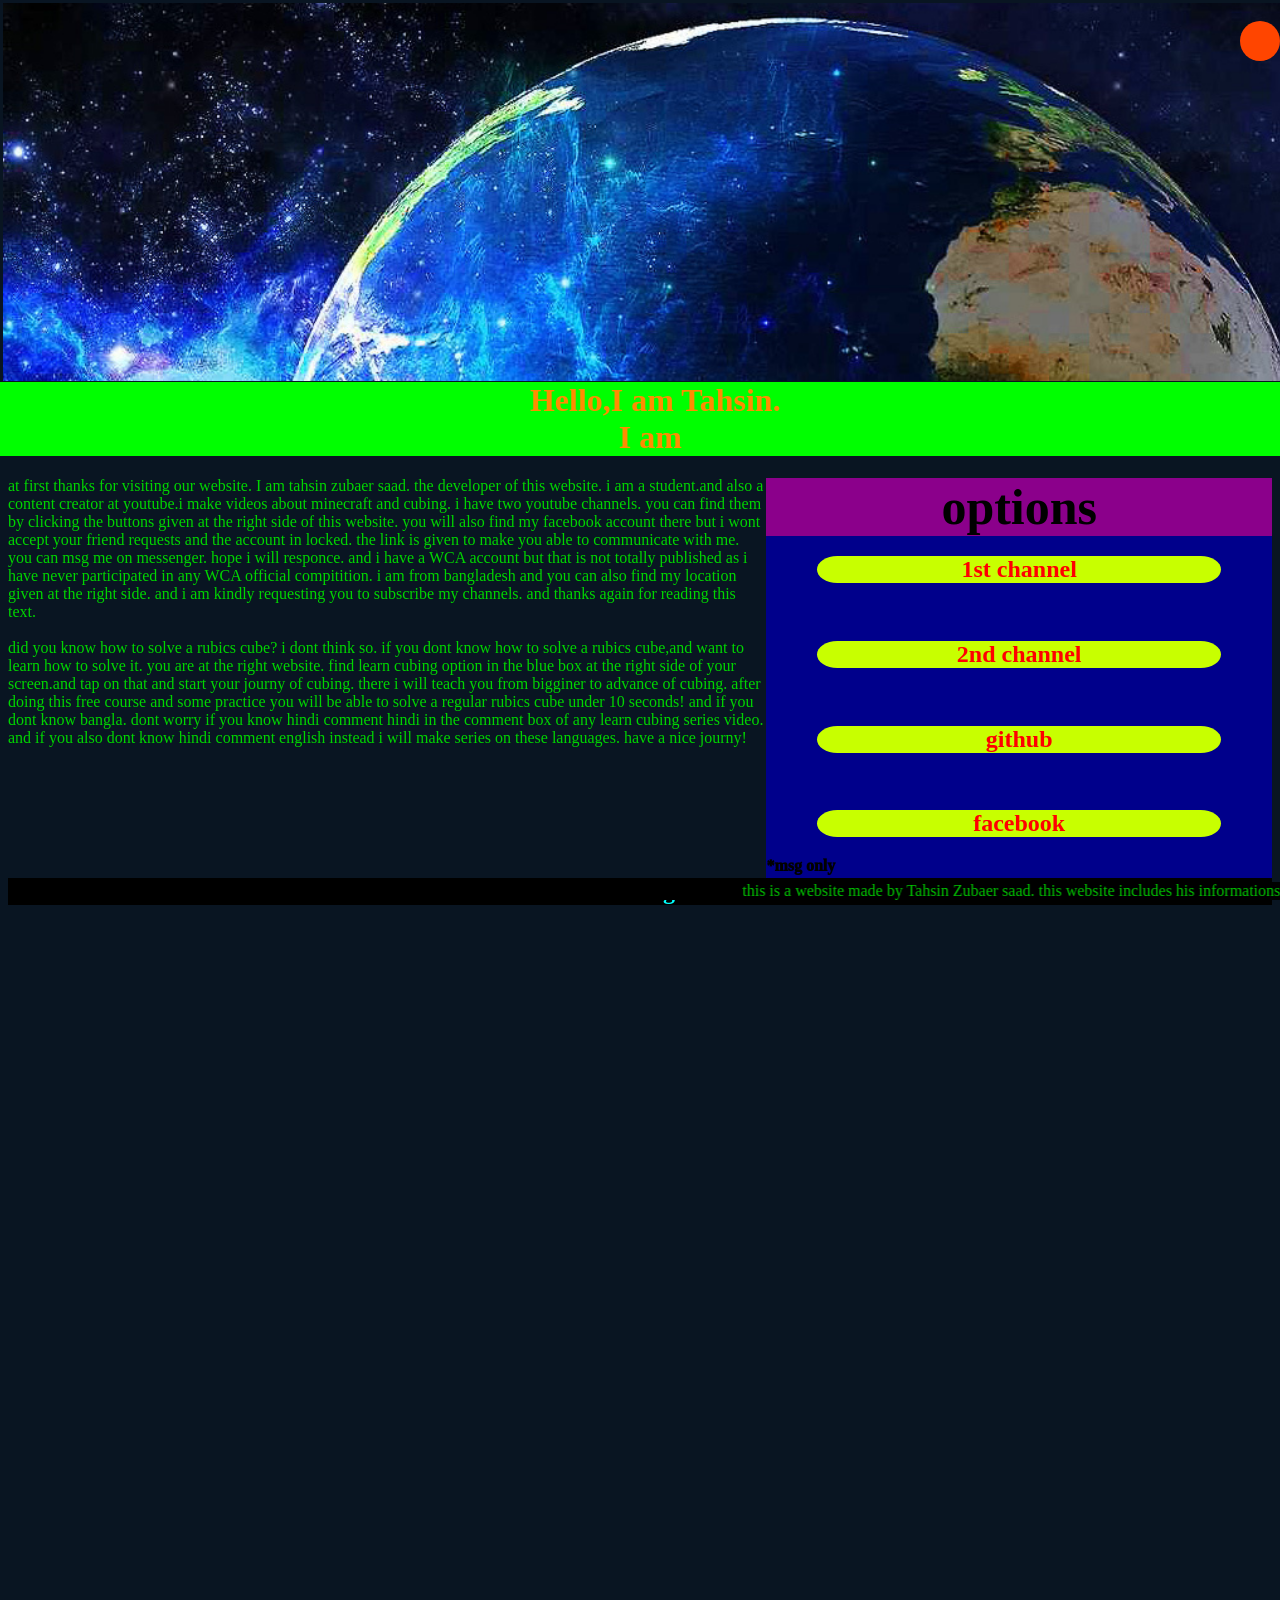
<file: index.html>
<!DOCTYPE html id="a">
<html lang="en">
<head>
    <meta charset="UTF-8">
    <meta name="viewport" content="width=device-width, initial-scale=1.0">
    <title>TzSaad</title>
    <link rel="stylesheet" href="style.css">
    <h1 id="profile" onclick="settingon()"></h1>
    <img src="earth-and-space-planets-header.jpg-nggid041404-ngg0dyn-1280x375x100-00f0w010c010r110f110r010t010.jpg" id="header">
    <h1 id="mainheading">Hello,I am Tahsin.<br> I am<span id="job1"> </span></h1>
    
</head>
<body <table style="background-color:#091522"></table>
    <script src="script.js"></script>
    <h1 id="loading"></h1>
    <h1 id="loadingg"></h1>
    <p class="bside" id="lekha">at first thanks for visiting our website. I am tahsin zubaer saad. the developer of this website. i am a student.and also a content creator at youtube.i make videos about minecraft and cubing. i have two youtube channels. you can find them by clicking the buttons given at the right side of this website. you will also find my facebook account there but i wont accept your friend requests and the account in locked. the link is given to make you able to communicate with me. you can msg me on messenger. hope i will responce. and i have a WCA account but that is not totally published as i have never participated in any WCA official compitition. i am from bangladesh and you can also find my location given at the right side. and i am kindly requesting you to subscribe my channels. and thanks again for reading this text. <br><br> did you know how to solve a rubics cube? i dont think so. if you dont know how to solve a rubics cube,and want to learn how to solve it. you are at the right website. find learn cubing option in the blue box at the right side of your screen.and tap on that and start your journy of cubing. there i will teach you from bigginer to advance of cubing. after doing this free course and some practice you will be able to solve a regular rubics cube under 10 seconds! and if you dont know bangla. dont worry if you know hindi comment hindi in the comment box of any learn cubing series video. and if you also dont know hindi comment english instead i will make series on these languages. have a nice journy!  </p>
    <div class="nampaltano">
        <h1 id="preprotom">profile</h1>
        <button id="cross" onclick="settingoff()">X</button>
        <h4>your current account</h4>
        <div class="prufille">
            <h1 class="prufille" id="sprofile"></h1>
            <h1 class="prufille" id="susername">username</h1>
        </div>
        <p id="word">password</p>
        <h4>other accounts</h4>
        <p id="onnoid">technical problem found please login again with change option.</p>
        <button class="nampaltano" id="protom" onclick="login()">change</button>
        <button class="nampaltano" id="ditio" onclick="deleting()">delete</button>
    </div>
    <div class="oll">
        <h1 id="ollh">OLL ALGORITHM</h1>
        <h3 id="ollhb">orientation of the last layer</h3>
        <h4>just match the shapes (not the colour).</h4>
        <button id="ollbtn" onclick="olloff()">X</button>
        <div class="mainoll">
            <img src="soon.alg.jpg" class="mainoll">
            <p>RUR'URU2R'</p>
            <img src="antisoon.jpg" id="antisoonr" class="mainoll" >
            <p>R'U'RU'R'U2R</p>
            <img src="crossa.jpg" id="antisoonr"  class="mainoll" >
            <p>F 3(sexy moves) F'</p>
            <img src="crossb.jpg" id="antisoonr"  class="mainoll" >
            <p>f (sexy moves) f' F (sexy moves) F'</p>
            <img src="name1.jpg" id="antisoonr"  class="mainoll" >
            <p>(r sexy moves)(r sledgehammer)</p>
            <img src="nameb.jpg"  class="mainoll" >
            <p>R2 D R' U2 R D' R' U2 R'</p>
            <img src="namec.jpg"  class="mainoll"  >
            <p>F' (r sexy moves) r' FR</p>
            <img src="Ta.jpg"  class="mainoll" >
            <p>F (sexy moves) F'</p>
            <img src="Tb.jpg" class="mainoll" >
            <p>(sexy moves)(sledgehammer)</p>
            <img src="squera.jpg" class="mainoll" >
            <p>r U2 R' U' R U' r'</p>
            <img src="squerb.jpg" sizes="100"  class="mainoll" >
            <p>r' U2 R U R' U r</p>
            <img src="Ca.jpg"  class="mainoll" >
            <p>RUR2'U'R'FRURU'F'</p>
            <img src="Cb.jpg"  class="mainoll" >
            <p>R'U'(sledgehammer)UR</p>
            <img src="Wa.jpg"  class="mainoll" >
            <p>RUR'U RU'R'U' R'FRF'</p>
            <img src="Wb.jpg"  class="mainoll" >
            <p>L'U'LU' L'ULU LF'L'F</p>
            <img src="H.jpg"  class="mainoll" >
            <p>(sexy moves) M' URR'r'</p>
            <img src="KITE.jpg"  class="mainoll" >
            <p>(r sexy moves) M uRU'R'</p>
            <img src="P1.jpg" class="mainoll" >
            <p>f (sexy moves) f'</p>
            <img src="P2.jpg" class="mainoll" >
            <p>f' (L sexy moves) f</p>
            <img src="P3.jpg" class="mainoll" >
            <p>R'U'F (sexy moves') F'R</p>
            <img src="P4.jpg"  class="mainoll" >
            <p>S (sexy moves) R'FRf"</p>
        </div>
    </div>
    <div class="turns">
        <h1>
            turns of cube.
        </h1>
        <button id="trnbtn" onclick="trnoff()">X</button>
        <p> Basic Face Turns: <br>
            R: Right face clockwise <br>
            L: Left face clockwise <br>
            U: Upper face clockwise <br>
            D: Down face clockwise <br>
            F: Front face clockwise <br>
            B: Back face clockwise <br>
            <br>
        Inverse Face Turns: <br>
            R': Right face counterclockwise <br>
            L': Left face counterclockwise <br>
            U': Upper face counterclockwise <br>
            D': Down face counterclockwise <br>
            F': Front face counterclockwise <br>
            B': Back face counterclockwise <br>
            <br>
        Double Face Turns: <br>
            R2: Right face 180-degree turn <br>
            L2: Left face 180-degree turn <br>
            U2: Upper face 180-degree turn <br> 
            D2: Down face 180-degree turn <br>
            F2: Front face 180-degree turn <br>
            B2: Back face 180-degree turn <br>
            <br>
        Slice Turns: <br>
            M: Middle layer between R and L, clockwise <br>
            M': Middle layer between R and L, counterclockwise <br>
            M2: Middle layer between R and L, 180-degree turn <br>
            E: Equatorial layer between U and D, clockwise <br>
            E': Equatorial layer between U and D, counterclockwise <br>
            E2: Equatorial layer between U and D, 180-degree turn <br>
            S: Standing layer between F and B, clockwise <br>
            S': Standing layer between F and B, counterclockwise <br>
            S2: Standing layer between F and B, 180-degree turn <br>
            <br>
        Other Rotations: <br>
            x: Rotate cube along R face (like R move followed by L' move) <br>
            y: Rotate cube along U face (like U move followed by D' move) <br>
            z: Rotate cube along F face (like F move followed by B' move) <br>
            <br>
        Cube Rotations: <br>
            X: Rotate cube along R face (similar to x, but affects the entire cube) <br>
            Y: Rotate cube along U face <br>
            Z: Rotate cube along F face</p> <br>
        <iframe src="https://ruwix.com/widget/notation-3d/" id="copyc"></iframe>
    </div>
    <div id="crep">
        <button id="berono" onclick="exit()">X</button>
        <video id="video" autoplay></video>
        <h1 id="creptx"></h1>
    </div>
    <div id="warn">
        <h1 id="warnm" style="color: red;text-align: center;">It can be scary and harmful</h1>
        <button id="false" onclick="exit()">Exit</button>
        <button id="true" onclick="enter()">enter anyway</button>
    </div>
</body>
<aside>
    <div>
        <div  class="aside">
            <h1 id="options">options</h1>
    
            <h2 onclick="linka()" class="butam">1st channel</h2>
            <br>
            <h2 onclick="linkb()" class="butam">2nd channel</h2>
            <br>
            <h2 onclick="linkc()" class="butam">github</h2>
            <br>
            <h2 onclick="linkd()" class="butam">facebook</h2>
            <p id="habajaba">*msg only</p>
            <h2 onclick="linke()" class="butam">learn cubing</h2>
            <br>
            <h2 onclick="linkf()" class="butam">about</h2>
            <p id="shesh"></p>
            <br>
            <h2 onclick="linkg()" class="butam">number</h2>
            <p id="nombor"></p>
            <br>
            <h2 onclick="linkh()" class="butam">mc_smp_ip</h2>
            <p id="ip"></p>
            <br>
            <h2 onclick="linki()" class="butam">bug</h2>
            <p id="buga"></p>
            <br>
            <h2 onclick="linkl()" class="butam">turns</h2>
            <br>
            <h2 onclick="linkj()" class="butam">OLL</h2>
            <br>
            <h2 onclick="linkk()" class="butam">PLL</h2>
            <p id="temp"></p>
            <br>
            <h3 id="sobirid">images</h3>
            <img src="COTE2.JPG" id="cote">
            <br><br>
            <img src="jubbah.jpg" id="jubba">
            <br><br>
            <img src="withtiger.jpg" id="tg">
            <br><br>
            <img src="CUBE.JPG" id="cb">
            <br><br>
            <h1 id="tikana">my location,at lohagara, narail</h1>
            <iframe src="https://www.google.com/maps/embed?pb=!1m18!1m12!1m3!1d234723.54873498544!2d89.53727882070616!3d23.186419798109775!2m3!1f0!2f0!3f0!3m2!1i1024!2i768!4f13.1!3m3!1m2!1s0x39ffb0aad0301c5b%3A0xf1587cfa2cbe33cb!2sLohagara%20Upazila!5e0!3m2!1sen!2sbd!4v1711987402139!5m2!1sen!2sbd"style="border:0;" allowfullscreen="" loading="lazy" referrerpolicy="no-referrer-when-downgrade" id="mp"></iframe>
            <br>
            <h2 onclick="linkm()" class="butam" id="xscare">creepy_fun</h2>
        </div>
    </div>
</aside>
<div class="scroll">
    <marquee scrollamount=3 id="scroll" class="scroll">
    this is a website made by Tahsin Zubaer saad. this website includes his informations. you can learn how to solve cube here. and excluding these you can do nothing here. and thanks for visiting my website. and dont forget to subscribe my channels
</marquee>
</div>
<footer>
        <div><h2 id="nimne">thanks for visiting our website</h2>
</footer>
</html>
</file>
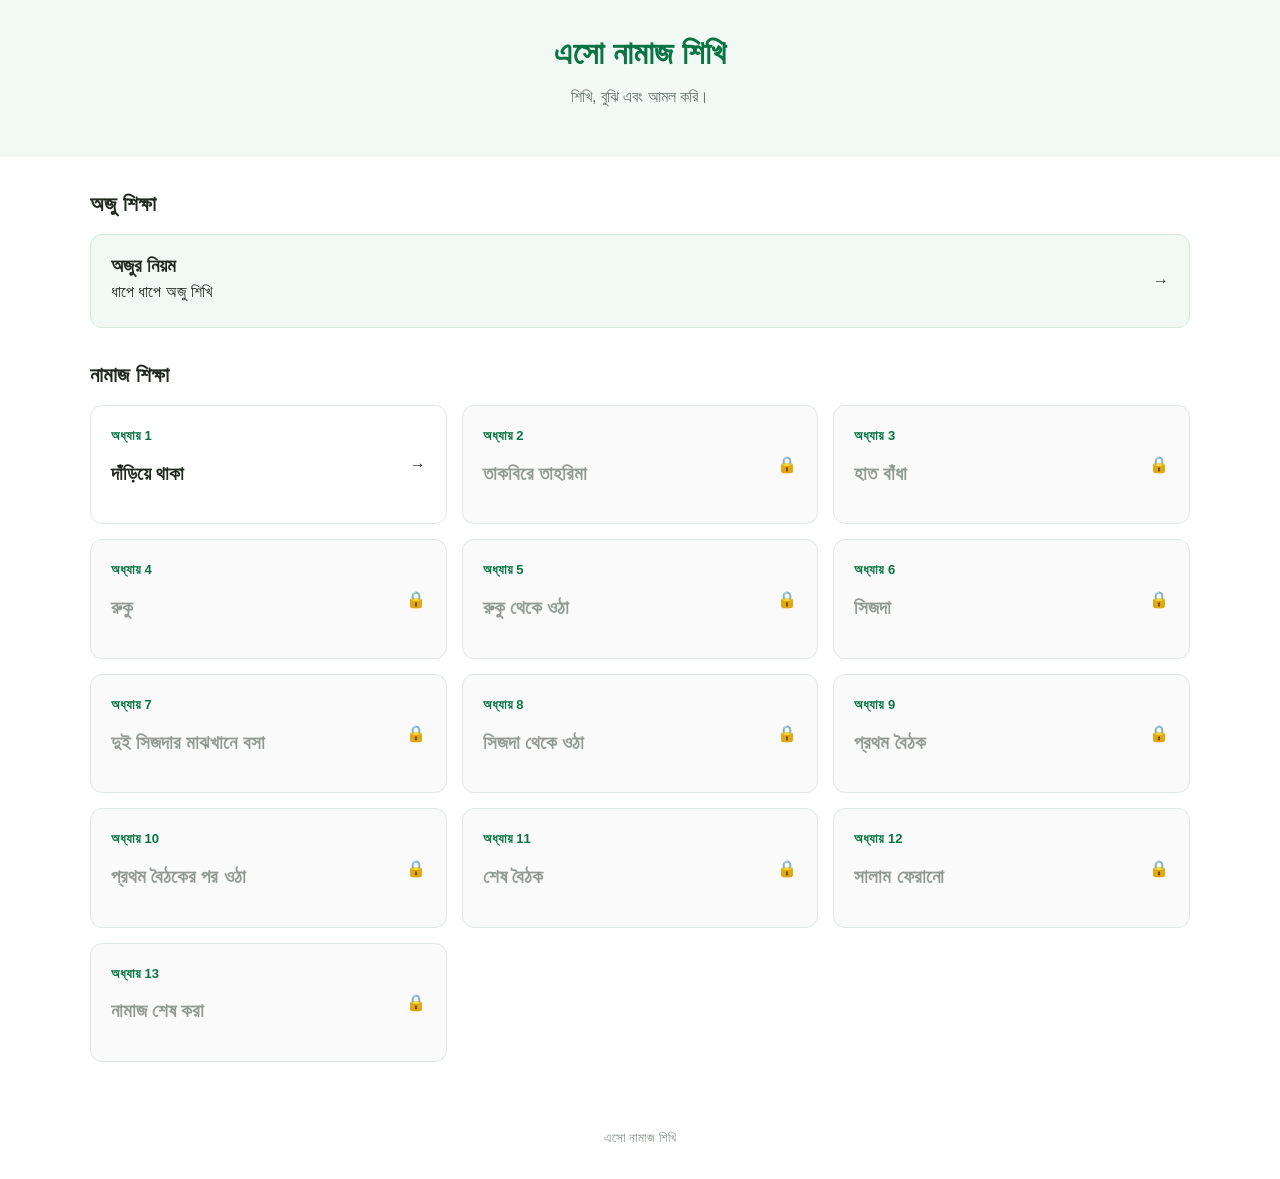
<file: learn-salah/index.html>
<!DOCTYPE html>
<html lang="bn">
<head>
    <meta charset="UTF-8">
    <meta name="viewport" content="width=device-width, initial-scale=1.0">
    <meta name="theme-color" content="#ffffff">
    <meta name="description" content="নামাজ ও অজু শেখার সহজ সহায়িকা।">

    <title>এসো নামাজ শিখি</title>
    <link rel="stylesheet" href="css/style.css">
</head>
<body>

    <header class="header">
        <h1>এসো নামাজ শিখি</h1>
        <p>শিখি, বুঝি এবং আমল করি।</p>
    </header>

    <main>
        <section>
            <h2>অজু শিক্ষা</h2>
            <a href="wudu/index.html" class="wudu-card">
                <div>
                    <h3>অজুর নিয়ম</h3>
                    <p>ধাপে ধাপে অজু শিখি</p>
                </div>
                <span>→</span>
            </a>
        </section>

        <section>
            <h2>নামাজ শিক্ষা</h2>
            <div id="salahLessons" class="lesson-grid"></div>
        </section>
    </main>

    <footer>
        <p>এসো নামাজ শিখি</p>
    </footer>

    <script src="js/app.js"></script>
</body>
</html>
</file>
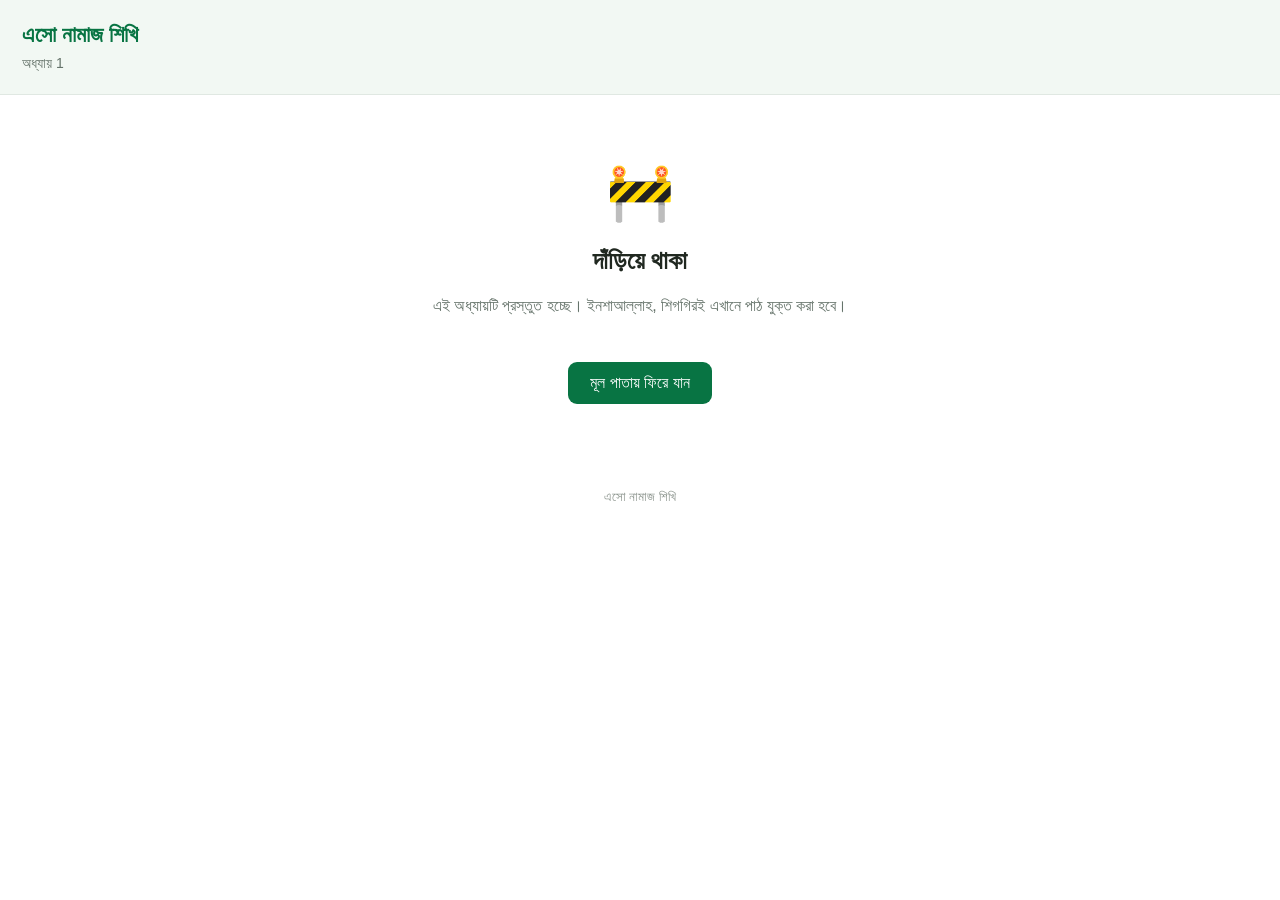
<file: learn-salah/standing/index.html>
<!DOCTYPE html>
<html lang="bn">
<head>
    <meta charset="UTF-8">
    <meta name="viewport" content="width=device-width, initial-scale=1.0">
    <meta name="theme-color" content="#ffffff">
    <title>দাঁড়িয়ে থাকা | এসো নামাজ শিখি</title>
    <link rel="stylesheet" href="../css/lesson.css">
</head>
<body data-title="দাঁড়িয়ে থাকা" data-chapter="1">
    <header class="lesson-header">
        <h1>এসো নামাজ শিখি</h1>
        <p id="chapterNumber"></p>
    </header>
    <main class="lesson-content">
        <div class="lesson-icon">🚧</div>
        <h2 id="lessonTitle"></h2>
        <p id="lessonDescription"></p>
        <a href="../index.html" class="home-button">মূল পাতায় ফিরে যান</a>
    </main>
    <footer>এসো নামাজ শিখি</footer>
    <script src="../js/lesson.js"></script>
</body>
</html>
</file>
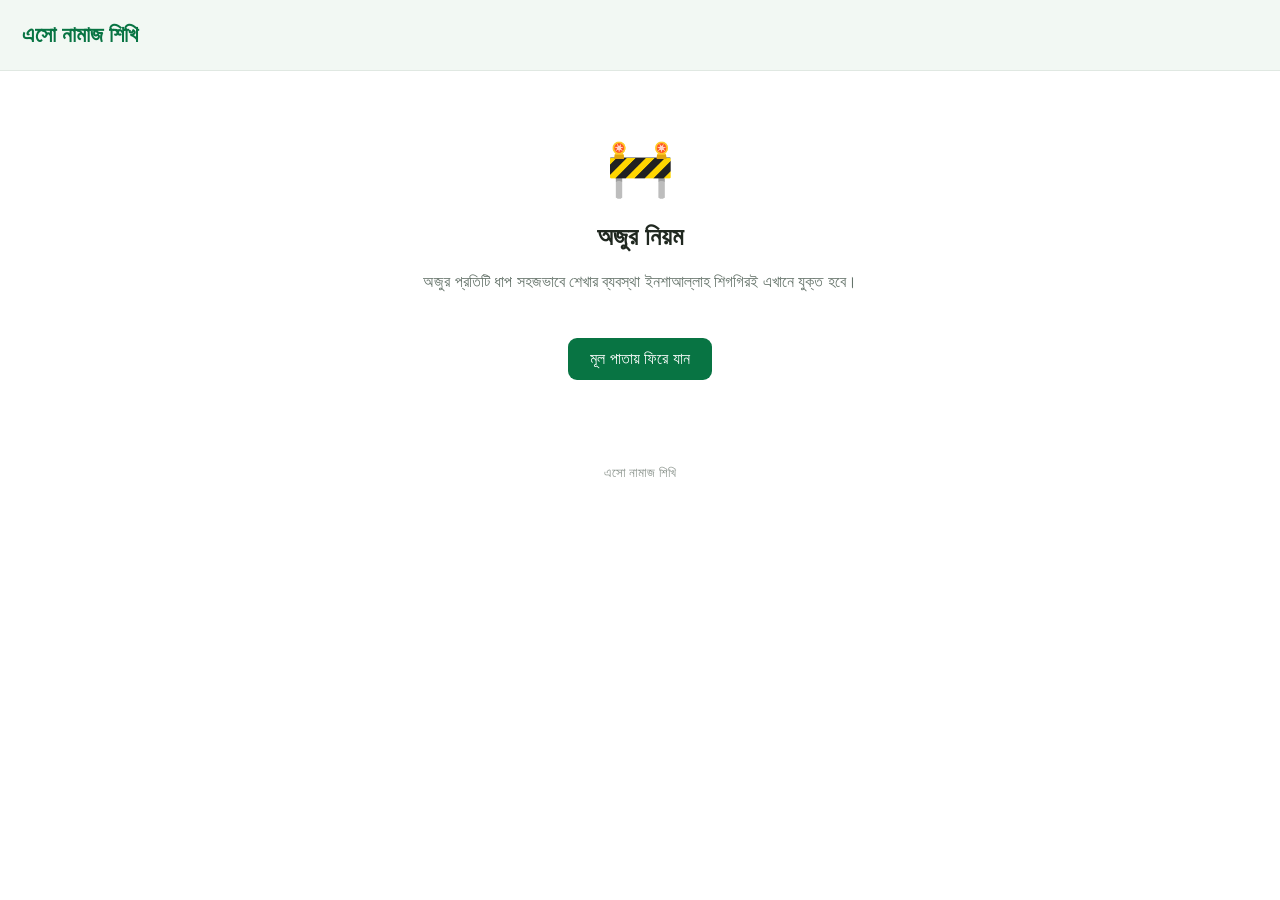
<file: learn-salah/wudu/index.html>
<!DOCTYPE html>
<html lang="bn">
<head>
    <meta charset="UTF-8">
    <meta name="viewport" content="width=device-width, initial-scale=1.0">
    <meta name="theme-color" content="#ffffff">
    <title>অজুর নিয়ম | এসো নামাজ শিখি</title>
    <link rel="stylesheet" href="../css/lesson.css">
</head>
<body
    data-title="অজুর নিয়ম"
    data-description="অজুর প্রতিটি ধাপ সহজভাবে শেখার ব্যবস্থা ইনশাআল্লাহ শিগগিরই এখানে যুক্ত হবে।"
>
    <header class="lesson-header">
        <h1>এসো নামাজ শিখি</h1>
    </header>
    <main class="lesson-content">
        <div class="lesson-icon">🚧</div>
        <h2 id="lessonTitle"></h2>
        <p id="lessonDescription"></p>
        <a href="../index.html" class="home-button">মূল পাতায় ফিরে যান</a>
    </main>
    <footer>এসো নামাজ শিখি</footer>
    <script src="../js/lesson.js"></script>
</body>
</html>
</file>
<file: style.css>
span::before { /*animation*/
    content: ""; 
    animation: reveal-all infinite 10s; 
    padding-left: 10px; 
} 
@keyframes reveal-all {/*keyframe*/
    0% {
        content: "";
    }
    /* Opening "YouTuber" */
    1% {
        content: "Y";
    }
    2% {
        content: "Yo";
    }
    3% {
        content: "You";
    }
    4% {
        content: "Yout";
    }
    5% {
        content: "Youtu";
    }
    6% {
        content: "Youtub";
    }
    7% {
        content: "YouTuber";
    }
    /* Delay before closing "YouTuber" */
    8% {
        content: "YouTuber";
    }
    9% {
        content: "YouTuber";
    }
    10% {
        content: "YouTuber";
    }
    /* Closing "YouTuber" */
    11% {
        content: "YouTuber";
    }
    12% {
        content: "YouTub";
    }
    13% {
        content: "YouTu";
    }
    14% {
        content: "YouT";
    }
    15% {
        content: "You";
    }
    16% {
        content: "Yo";
    }
    17% {
        content: "Y";
    }
    /* Opening "Cuber" */
    18% {
        content: "C";
    }
    19% {
        content: "Cu";
    }
    20% {
        content: "Cub";
    }
    21% {
        content: "Cube";
    }
    22% {
        content: "Cuber";
    }
    /* Delay before closing "Cuber" */
    23% {
        content: "Cuber";
    }
    24% {
        content: "Cuber";
    }
    25% {
        content: "Cuber";
    }
    /* Closing "Cuber" */
    26% {
        content: "Cuber";
    }
    27% {
        content: "Cube";
    }
    28% {
        content: "Cub";
    }
    29% {
        content: "Cu";
    }
    30% {
        content: "C";
    }
    /* Opening "Web-developer" */
    31% {
        content: "W";
    }
    32% {
        content: "We";
    }
    33% {
        content: "Web";
    }
    34% {
        content: "Web-";
    }
    35% {
        content: "Web-d";
    }
    36% {
        content: "Web-de";
    }
    37% {
        content: "Web-dev";
    }
    38% {
        content: "Web-deve";
    }
    39% {
        content: "Web-devel";
    }
    40% {
        content: "Web-devele";
    }
    41% {
        content: "Web-develo";
    }
    42% {
        content: "Web-develop";
    }
    43% {
        content: "Web-develope";
    }
    44% {
        content: "Web-developer";
    }
    /* Delay before closing "Web-developer" */
    45% {
        content: "Web-developer";
    }
    46% {
        content: "Web-developer";
    }
    47% {
        content: "Web-developer";
    }
    /* Closing "Web-developer" */
    48% {
        content: "Web-developer";
    }
    49% {
        content: "Web-develope";
    }
    50% {
        content: "Web-develop";
    }
    51% {
        content: "Web-deve";
    }
    52% {
        content: "Web-dev";
    }
    53% {
        content: "Web-de";
    }
    54% {
        content: "Web-d";
    }
    55% {
        content: "Web-";
    }
    56% {
        content: "Web";
    }
    57% {
        content: "We";
    }
    58% {
        content: "W";
    }
    /* Opening "Programmer" */
    59% {
        content: "P";
    }
    60% {
        content: "Pr";
    }
    61% {
        content: "Pro";
    }
    62% {
        content: "Prog";
    }
    63% {
        content: "Progr";
    }
    64% {
        content: "Progra";
    }
    65% {
        content: "Program";
    }
    66% {
        content: "Programm";
    }
    67% {
        content: "Programme";
    }
    68% {
        content: "Programmer";
    }
    /* Delay before closing "Programmer" */
    69% {
        content: "Programmer";
    }
    70% {
        content: "Programmer";
    }
    71% {
        content: "Programmer";
    }
    /* Closing "Programmer" */
    72% {
        content: "Programmer";
    }
    73% {
        content: "Programme";
    }
    74% {
        content: "Programm";
    }
    75% {
        content: "Program";
    }
    76% {
        content: "Progra";
    }
    77% {
        content: "Prog";
    }
    78% {
        content: "Pro";
    }
    79% {
        content: "Pr";
    }
    80% {
        content: "P";
    }
    /* Opening "Student" */
    81% {
        content: "S";
    }
    82% {
        content: "St";
    }
    83% {
        content: "Stu";
    }
    84% {
        content: "Stud";
    }
    85% {
        content: "Stude";
    }
    86% {
        content: "Studen";
    }
    87% {
        content: "Student";
    }
    /* Delay before closing "Student" */
    88% {
        content: "Student";
    }
    89% {
        content: "Student";
    }
    90% {
        content: "Student";
    }
    /* Closing "Student" */
    91% {
        content: "Student";
    }
    92% {
        content: "Studen";
    }
    93% {
        content: "Stude";
    }
    94% {
        content: "Stud";
    }
    95% {
        content: "Stu";
    }
    96% {
        content: "St";
    }
    97% {
        content: "S";
    }
    /* Add any additional words or adjustments as needed */
}
#header{
    width: 102%;
    margin-top: -5;
    margin-left: -5;

}
#mainheading{
    width: 104%;
    background-color: lime;
    color: rgb(255, 140, 0);
    text-align: center;
    margin-top: 1;
    margin-left: -10;
    
}
.scroll{
    color: rgb(0, 199, 0);
    background-color: black;
    margin-bottom: 0%;
    bottom: 0;
    position: fixed;

}
#nimne{
    text-align: center;
    text-transform: capitalize;
    background-color: black;
    color: aqua; 
    bottom: 0; 
    left: 0;  
    margin: 0;
    margin-bottom: 0;
    
}
@media only screen and (max-width:12000px){.aside{
    margin-left: 60%;
    background-color: darkblue;
    margin-top: -285 ;
    height: 400px;
    overflow:scroll;
    visibility: visible;
}}
@media only screen and (max-width:600px){.aside{
    margin-top: -790 ;
}}
.bside{
    margin-right: 40%;
}
#lekha{
    color:rgb(0, 212, 0)
}
.butam{
    background-color: rgb(200, 255, 0);
    color: red;
    width: 80%;
    text-align: center;
    margin-left: auto;
    margin-right: auto;
    border-radius: 5% / 50%;
}
.butam:hover{
    border: 5px solid blueviolet;
    color: yellow;
    background-color: red;
}
#habajaba{
    margin-top: 0;
    font-weight: 1000;
}
@media only screen and (max-width:600px){
    .valona{
        position: absolute;
        bottom: -200; 
        left: 0; 
        z-index: 10;
        width:105%;
        
        
    }
}
@media only screen and (max-width:12000px){
    .valona{
        width:105%;
        margin-left: -10;
    }
}
#shesh{
    color: magenta;
    font:italic;
}
@media only screen and (max-width:12000px){
#jubba{
    width: 400;
    height: 750;
}
#cote{
    width: 400;
    height: 750;
}
#tg{
    width: 400;
    height: 500;
}
#cb{
    width: 400;
    height: 700;
}
#mp{
    width: 550px;
    height: 500px;
}
}
@media only screen and (max-width:600px){
    #jubba{
        width: 170;
        height:300;
    }
    #cote{
        width: 170;
        height: 250;
    }
    #tg{
        width: 170;
        height: 200;
    }
    #cb{
        width: 170;
        height: 300;
    }
    #mp{
        width: 200px;
        height: 150px;
    }
    }
#sobirid{
    color: darkmagenta;
    background-color: aqua;
    width: 70%;
    margin-left: auto;
    margin-right: auto;
    border-radius: 5% / 50%;
    text-align: center;
}
#tikana{
    color: chartreuse;
    background-color: chocolate;
    text-align: center;
    text-transform: capitalize;
}
@media only screen and (max-width:400px){
    .valona{
        width:105%;
        margin-left: -10;
        bottom: -1700;
    }
}
#profile{
    position:absolute;
    background-color: orangered;
    width: 40;
    height: 40;
    border-radius: 50%;
    text-align: center;
    right: 0;
    top: 0;
    text-transform: capitalize;
}
@media only screen and (max-width:12000px){
    .nampaltano{
    position: absolute;
    background-color: white;
    background: white;
    top: 20%;
    left: 10%;
    width: 75%;
    height: 50%;
    position: fixed;
    visibility: hidden;
}
#ditio{
    color: black;
    background-color: rgb(177, 177, 177);
    width: 70;
    height: 20;
    top: 64.8%;
    left: 72.7%;
}
#protom{
    color: black;
    background-color: rgb(177, 177, 177);
    width: 70;
    height: 20;
    top: 64.8%;
    left: 12%;
    position: fixed;
}
#preprotom{
    color: black;
    top: -90;
    text-align: center;
}
.prufille{
    background-color: rgb(177, 177, 177);
    margin-top: 0;
}
#sprofile{
    background-color: orangered;
    width: 40;
    height: 40;
    border-radius: 50%;
    text-align: center;
    text-transform: capitalize;
    float: left;
}
#susername{
    height: 40;
    left: 0;
    margin: 0;
}
#word{
    width: 100%;
    background-color:  rgb(177, 177, 177);
    margin: 0;
}
#cross{
    top: 7;
    right: 7;
    position: absolute;
    background-color: red;
    color: black;
    height: 30;
    width: 30;
    text-align: center;
    font-size: large;
    font: bold;
}
}
@media only screen and (max-width:600px){
    .nampaltano{
        position: absolute;
        background-color: white;
        background: white;
        top: 12%;
        left: 1%;
        width: 65%;
        height: 35%;
        position: fixed;
        visibility: hidden;
    }
    #ditio{
        color: black;
        background-color: rgb(177, 177, 177);
        width: 70;
        height: 20;
        top: 45%;
        left: 53%;
    }
    #protom{
        color: black;
        background-color: rgb(177, 177, 177);
        width: 70;
        height: 20;
        top: 45%;
        left: 2%;
        position: fixed;
    }
    #preprotom{
        color: black;
        top: -90;
        text-align: center;
    }
    .prufille{
        background-color: rgb(177, 177, 177);
        margin-top: 0;
    }
    #sprofile{
        background-color: orangered;
        width: 40;
        height: 40;
        border-radius: 50%;
        text-align: center;
        text-transform: capitalize;
        float: left;
    }
    #susername{
        height: 40;
        left: 0;
        margin: 0;
    }
    #word{
        width: 100%;
        background-color:  rgb(177, 177, 177);
        margin: 0;
    }
    #cross{
        top: 7;
        right: 7;
        position: absolute;
        background-color: red;
        color: black;
        height: 30;
        width: 30;
        text-align: center;
        font-size: large;
        font: bold;
    }
}
@media only screen and (max-width:400){
    .nampaltano{
        position: absolute;
        background-color: white;
        background: white;
        top: 20%;
        left: 10%;
        width: 75%;
        height: 50%;
        position: fixed;
        visibility: hidden;
    }
    #ditio{
        color: black;
        background-color: rgb(177, 177, 177);
        width: 70;
        height: 20;
        top: 66%;
        left: 65%;
    }
    #protom{
        color: black;
        background-color: rgb(177, 177, 177);
        width: 70;
        height: 20;
        top: 66%;
        left: 12%;
        position: fixed;
    }
    #preprotom{
        color: black;
        top: -90;
        text-align: center;
    }
    .prufille{
        background-color: rgb(177, 177, 177);
        margin-top: 0;
    }
    #sprofile{
        background-color: orangered;
        width: 40;
        height: 40;
        border-radius: 50%;
        text-align: center;
        text-transform: capitalize;
        float: left;
    }
    #susername{
        height: 40;
        left: 0;
        margin: 0;
    }
    #word{
        width: 100%;
        background-color:  rgb(177, 177, 177);
        margin: 0;
    }
    #cross{
        top: 7;
        right: 7;
        position: absolute;
        background-color: red;
        color: black;
        height: 30;
        width: 30;
        text-align: center;
        font-size: large;
        font: bold;
    }
}
@media only screen and (max-width:12000px){
    .oll{
        background-color: rgb(7, 5, 20);
        width: 100%;
        height: 600;
        position: absolute;
        top: 30;
        bottom: 0;
        left: 10;
        text-align: center;
        position: fixed;
        overflow: auto;
        visibility: hidden;
        color: white;
    }
    #ollh{
        background-color: rgb(141, 125, 125);
        color: chartreuse;
        text-align: center;
        margin-top: 0;
        margin-bottom: 0;
    }
    #ollbtn{
        top: 7;
        right: 7;
        position: absolute;
        background-color: red;
        color: black;
        height: 30;
        width: 30;
        font-size: large;
        font: bold;
    }
    #ollhb{
        background-color: rgb(141, 125, 125);
        color: blue;
        text-align: center;
        margin-top: 0;
    }
    .mainoll{
        text-align: left;
        width: 500;
        height: 500;
        margin: 0;
        font-size: 50; 
    }
}
@media only screen and (max-width:600px){
    .oll{
        background-color: rgb(7, 5, 20);
        width: 65%;
        height: 520;
        position: absolute;
        top: 20;
        bottom: 0;
        left: 5;
        text-align: center;
        position: fixed;
        overflow: auto;
        visibility: hidden;
        color: white;
    }
    #ollh{
        background-color: rgb(141, 125, 125);
        color: chartreuse;
        text-align: center;
        margin-top: 0;
        margin-bottom: 0;
    }
    #ollbtn{
        top: 7;
        right: 7;
        position: absolute;
        background-color: red;
        color: black;
        height: 30;
        width: 30;
        font-size: large;
        font: bold;
    }
    #ollhb{
        background-color: rgb(141, 125, 125);
        color: blue;
        text-align: center;
        margin-top: 0;
    }
    .mainoll{
        text-align: left;
        width: 300;
        height: 300;
        font-size: xx-large;
    }
}
@media only screen and (max-width:400px){
    .oll{
        background-color: rgb(7, 5, 20);
        width: 75%;
        height: 520;
        position: absolute;
        top: 20;
        bottom: 0;
        left: 50;
        text-align: center;
        position: fixed;
        overflow: auto;
        visibility: hidden;
        color: white;
    }
    #ollh{
        background-color: rgb(141, 125, 125);
        color: chartreuse;
        text-align: center;
        margin-top: 0;
        margin-bottom: 0;
    }
    #ollbtn{
        top: 7;
        right: 7;
        position: absolute;
        background-color: red;
        color: black;
        height: 30;
        width: 30;
        font-size: large;
        font: bold;
    }
    #ollhb{
        background-color: rgb(141, 125, 125);
        color: blue;
        text-align: center;
        margin-top: 0;
    }
    .mainoll{
        text-align: left;
        width: 200;
        height: 200;
        font-size: x-large;
    }
}
@media only screen and (max-width:12000px){
.turns{
    background-color: rgb(7, 5, 20);
    width: 70%;
    height: 600;
    position: absolute;
    top: 30;
    bottom: 0;
    left: 100;
    text-align: center;
    position: fixed;
    overflow: auto;
    visibility: hidden;
    color: white;

}
#trnbtn{
    top: 7;
    right: 7;
    position: absolute;
    background-color: red;
    color: black;
    height: 30;
    width: 30;
    font-size: large;
    font: bold;
}
#copyc{
    width: 90%;
    height: 90%;
    margin-bottom: 20;
}

}
@media only screen and (max-width:600px){
    .turns{
        background-color: rgb(7, 5, 20);
        width: 70%;
        height: 600;
        position: absolute;
        top: 30;
        bottom: 0;
        left: 0;
        text-align: center;
        position: fixed;
        overflow: auto;
        visibility: hidden;
        color: white;
    
    }
    #trnbtn{
        top: 7;
        right: 7;
        position: absolute;
        background-color: red;
        color: black;
        height: 30;
        width: 30;
        font-size: large;
        font: bold;
    }
    #copyc{
        width: 90%;
        height: 90%;
        margin-bottom: 20;
    }

}
@media only screen and (max-width:400px){
    .turns{
        background-color: rgb(7, 5, 20);
        width: 100%;
        height: 600;
        position: absolute;
        top: 30;
        bottom: 0;
        left: 0;
        text-align: center;
        position: fixed;
        overflow: auto;
        visibility: hidden;
        color: white;
    
    }
    #trnbtn{
        top: 7;
        right: 7;
        position: absolute;
        background-color: red;
        color: black;
        height: 30;
        width: 30;
        font-size: large;
        font: bold;
    }
    #copyc{
        width: 90%;
        height: 90%;
        margin-bottom: 20;
    }
}
#options{
    font-size: 50px;
    margin-bottom: 0;
    margin-top: 0;
    text-align: center;
    background-color: darkmagenta;
}
@media only screen and (max-width:12000px){
#loading{
    position: absolute;
    background-color: black;
    color: white;
    width: 150%;
    height: 200%;
    margin: 0;
    top: -20;
    left: -20;
    right: -20;
    bottom: -20;
    visibility: visible;
}
}
@media only screen and (max-width:12000px){
    #loadingg{
        color: white;
        position: absolute;
        left: auto;
        right: auto;
        text-align: center;
        width: 100%;
        height: 100%;
        top:50%;
        visibility: visible;
}
}
@media only screen and (max-width:600px){
    #loadingg{
        color: white;
        position: absolute;
        left: auto;
        right: auto;
        text-align: center;
        width: 100%;
        height: 100%;
        top:25%;
        visibility: visible;
}
}
@keyframes loading {
    25%{
        content: "loading";
    }
    50%{
        content: "loading.";
    }
    75%{
        content: "loading..";
    }
    100%{
        content: "loading...";
    }
}
#loadingg::before{
    content: "loading";
    animation: loading infinite 1s; 
    padding-left: 10px; 
}
@media only screen and (max-width:12000px){/*crep*/
#crep{
    color: green;
    background-color: black;
    height: 100%;
    width: 100%;
    position: fixed;
    top: 0;
    margin: 0;
    left: 0;
    text-align: center;
    visibility: hidden;
}
#creptx{
    color: lime;
    margin-top: 5%;
    visibility: hidden;
}
#berono{
    color: red;
    background-color: yellow;
    width: 30;
    height: 30;
    font-size: 22;
    position: absolute;
    right: 5;
    top: 5;
    visibility: hidden;
}
#warn{
background-color: rgb(174, 174, 174);
position: fixed;
width: 60%;
height: 45%;
top: 30%;
left: 28%;
visibility: hidden;
}
#true{
    margin-top: -4%;
    margin-left:87% ;
    background-color: black;
    color: red;
    border-color: yellow;
}

#false{
    margin-top: 20%;
    background-color: black;
    color: lime;
    margin-left: 15;

}


#video{
    height: 35%;
    width: 45%;
    visibility: hidden;
}

}
@media only screen and (max-width:600px){/*crep*/
    #crep{
        color: green;
        background-color: black;
        height: 100%;
        width: 100%;
        position: fixed;
        top: 0;
        margin: 0;
        left: 0;
        text-align: center;
        visibility: hidden;
    }
    #creptx{
        color: lime;
        margin-top: 50%;
        font-size: 30;
        margin-left: 30;
        width: 400;
        position: fixed;
        visibility: hidden;
    }
    #berono{
        color: red;
        background-color: yellow;
        width: 30;
        height: 30;
        font-size: 22;
        position: fixed;
        right: 199;
        top: 10;
        visibility: hidden;
    }
    #warnm{
        font-size: 25;
    }
    #warn{
    background-color: rgb(174, 174, 174);
    position: fixed;
    width: 60%;
    height: 10%;
    top: 15%;
    left: 5%;
    visibility: hidden;
    }
    #true{
        margin-top: -8.4%;
        margin-left:72% ;
        background-color: black;
        color: red;
        border-color: yellow;
        width: max-content;
        height: 25;
    }
    
    #false{
        margin-top: 2%;
        background-color: black;
        color: lime;
        margin-left: 15;
    
    }
    
    
    #video{
        height: 35%;
        width: 45%;
        margin: 0;
        padding: 0;
        top: -100;
        left: 80;
        position: fixed;
        visibility: hidden;
    }
    
    }
@media only screen and (max-width:400px){/*crep*/
        #crep{
            color: green;
            background-color: black;
            height: 100%;
            width: 100%;
            position: fixed;
            top: 0;
            margin: 0;
            left: 0;
            text-align: center;
            visibility: hidden;
        }
        #creptx{
            color: lime;
            margin-top: 45%;
            font-size: 30;
            margin-left: 20;
            width: 350;
            position: fixed;
            visibility: hidden;
            text-align: center;
        }
        #berono{
            color: red;
            background-color: yellow;
            width: 30;
            height: 30;
            font-size: 22;
            position: fixed;
            right: 170;
            top: 6;
            visibility: hidden;
        }
        #warnm{
            font-size: 25;
        }
        #warn{
        background-color: rgb(174, 174, 174);
        position: fixed;
        width: 60%;
        height: 15%;
        top: 15%;
        left: 5%;
        visibility: hidden;
        }
        #true{
            margin-top: -12%;
            margin-left:66% ;
            background-color: black;
            color: red;
            border-color: yellow;
            width: max-content;
            height: 25;
        }
        
        #false{
            margin-top: 0.01%;
            background-color: black;
            color: lime;
            margin-left: 8;
        
        }
        
        
        #video{
            height: 35%;
            width: 55%;
            margin: 0;
            padding: 0;
            top: -90;
            left: 35;
            position: fixed;
            visibility: hidden;
        }
        
        }
</file>
<file: learn-salah/css/style.css>
* {
    box-sizing: border-box;
}

body {
    margin: 0;
    font-family: sans-serif;
    background: #ffffff;
    color: #202820;
}

.header {
    padding: 35px 20px;
    text-align: center;
    background: #f2f8f3;
}

.header h1 {
    margin: 0;
    color: #087443;
}

.header p {
    color: #65736a;
}

main {
    width: min(1100px, 92%);
    margin: 35px auto;
}

section {
    margin-bottom: 35px;
}

h2 {
    font-size: 21px;
    margin-bottom: 18px;
}

.wudu-card,
.lesson-card {
    display: flex;
    align-items: center;
    justify-content: space-between;
    padding: 20px;
    border: 1px solid #e0e8e2;
    border-radius: 12px;
    color: inherit;
    text-decoration: none;
}

.wudu-card {
    background: #f2f8f3;
    border-color: #d5e9da;
}

.wudu-card h3,
.wudu-card p {
    margin: 0 0 6px;
}

.lesson-grid {
    display: grid;
    grid-template-columns: repeat(3, 1fr);
    gap: 15px;
}

.lesson-card {
    min-height: 100px;
    transition: background 0.2s;
}

.lesson-card.available {
    cursor: pointer;
}

.lesson-card.available:hover {
    background: #f2f8f3;
}

.lesson-card.locked {
    color: #929a94;
    background: #fafafa;
    cursor: not-allowed;
}

.lesson-number {
    color: #087443;
    font-weight: bold;
    font-size: 13px;
}

footer {
    padding: 20px;
    text-align: center;
    color: #89928b;
    font-size: 13px;
}

@media (max-width: 650px) {
    .lesson-grid {
        grid-template-columns: 1fr;
    }

    main {
        margin-top: 25px;
    }
}
</file>
<file: learn-salah/css/lesson.css>
* {
    box-sizing: border-box;
}

body {
    margin: 0;
    font-family: sans-serif;
    background: #ffffff;
    color: #202820;
}

.lesson-header {
    padding: 22px;
    background: #f2f8f3;
    border-bottom: 1px solid #e0e8e2;
}

.lesson-header h1 {
    margin: 0;
    color: #087443;
    font-size: 22px;
}

.lesson-header p {
    margin: 7px 0 0;
    color: #65736a;
    font-size: 14px;
}

.lesson-content {
    width: min(750px, 90%);
    margin: 65px auto;
    text-align: center;
}

.lesson-icon {
    font-size: 55px;
    margin-bottom: 20px;
}

.lesson-content h2 {
    font-size: 25px;
    margin-bottom: 12px;
}

.lesson-content p {
    color: #65736a;
    line-height: 1.8;
}

.home-button {
    display: inline-block;
    margin-top: 25px;
    padding: 12px 22px;
    background: #087443;
    color: white;
    text-decoration: none;
    border-radius: 9px;
}

.home-button:hover {
    background: #065c35;
}

footer {
    padding: 20px;
    text-align: center;
    color: #89928b;
    font-size: 13px;
}
</file>
